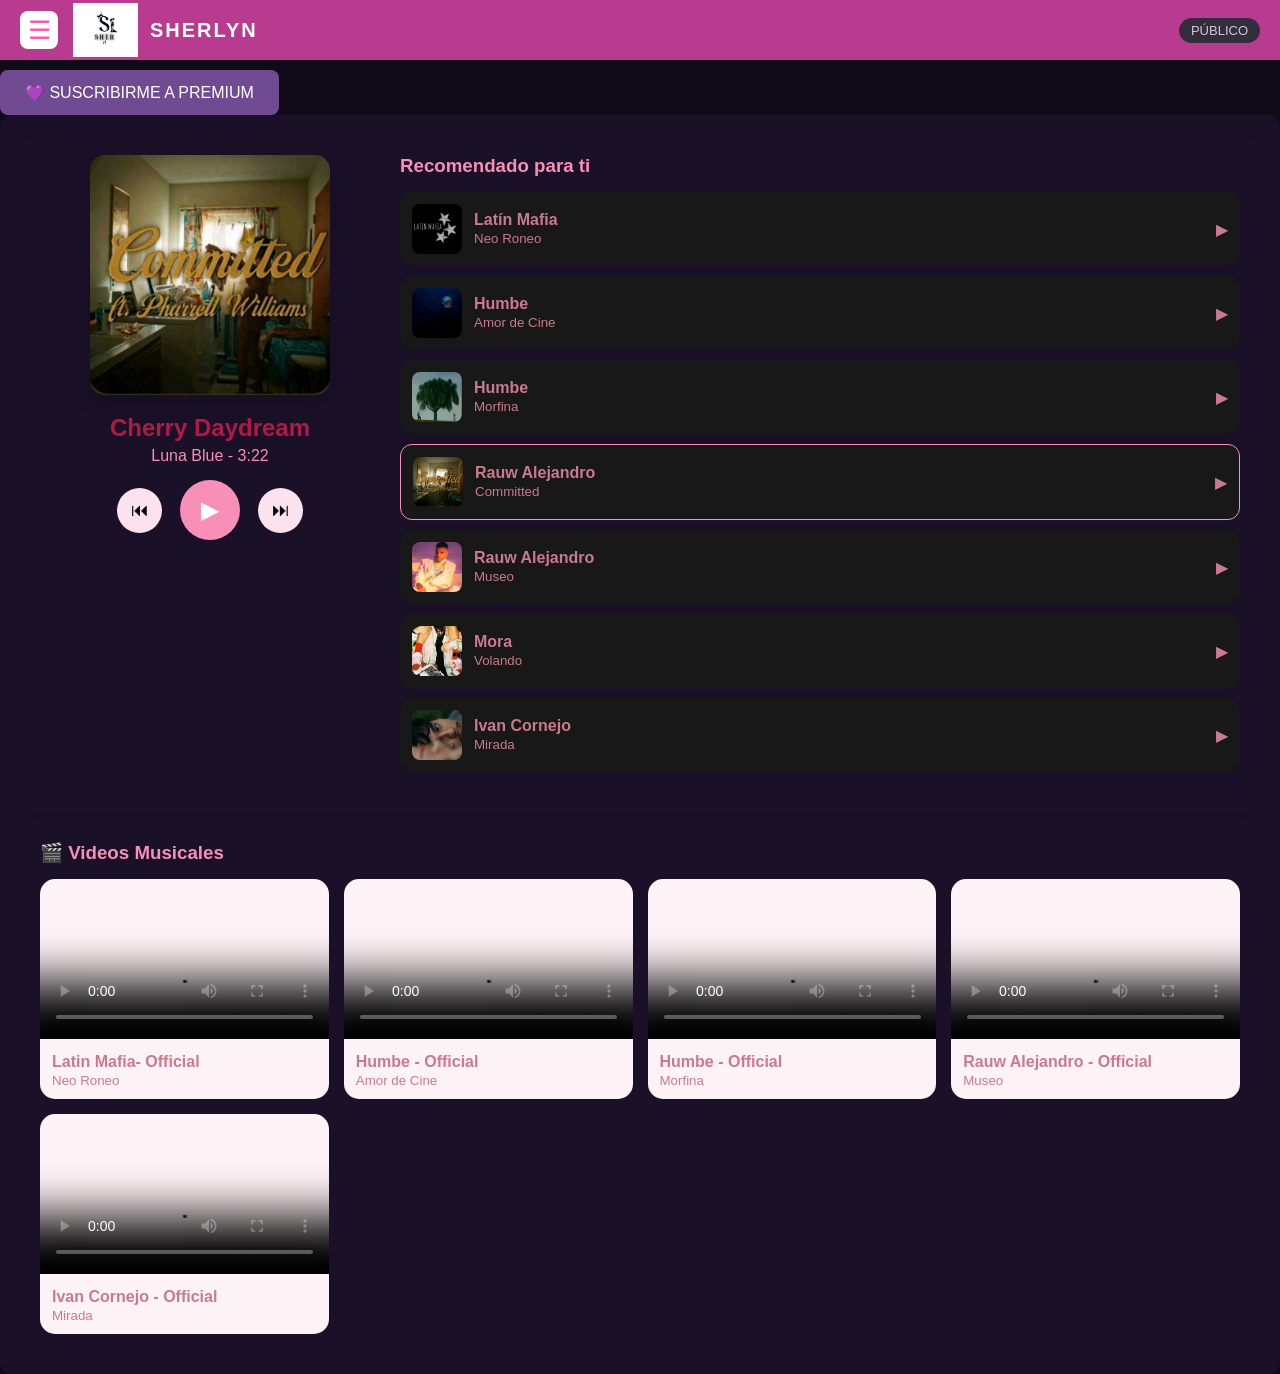
<file: index.html>
<!DOCTYPE html>
<html lang="es">
<head>
<meta charset="UTF-8">
<meta name="viewport" content="width=device-width, initial-scale=1.0">
<title>Melody</title>
<link rel="stylesheet" href="style.css">
</head>
<body>
<input type="checkbox" id="check-menu" hidden>
<header>
  <label for="check-menu" class="btn-menu">☰</label>
  <div class="logo-header">
    <img src="logo.jpg" alt="logo">
    <span>SHERLYN</span>
  </div>
  <span id="plan" class="plan-badge">PÚBLICO</span>
</header>
<div class="layout">
  <nav class="sidebar">
    <h3>MENÚ</h3>
    <ul>
      <li><a href="index.html" onclick="mostrar('Inicio')">✨ INICIO</a></li>
      <li><a href="#" onclick="mostrar('musica')">🎧 Música</a></li>
      <li><a href="#" onclick="mostrar('videos')">🎬 Videos</a></li>
      <li><a href="formu.html" id="link-suscripcion" onclick="mostrar('Inicio')">SUSCRIPCION</a></li>
    </ul>
  </nav>
  <a href="formu.html" class="btn-premium">
    💜 SUSCRIBIRME A PREMIUM
</a>

<style>
.btn-premium {
    display: inline-block;
    background: #704b91;
    color: white;
    padding: 13px 25px;
    border-radius: 8px;
    text-decoration: none;
    font-family: Arial;
    font-size: 16px;
    transition: 0.3s;
}

.btn-premium:hover {
    background: #a16bc7;
}
.plan-badge {
    cursor: pointer;
    margin-left: auto;
    padding: 5px 12px;
    border-radius: 20px;
    background: #342d3d;
    color: #ccc;
    font-family: Arial;
    font-size: 13px;
}
.plan-badge { transition: background .4s, color .4s, box-shadow .4s, transform .15s; }
.plan-badge:hover { transform: scale(1.06); }
.plan-badge.premium {
    background: linear-gradient(135deg, #f7d774, #d4a017 55%, #f7d774);
    background-size: 200% 200%;
    color: #3b2a00;
    font-weight: bold;
    box-shadow: 0 0 10px rgba(255,205,70,.55);
    animation: brillo 3s ease-in-out infinite;
}
@keyframes brillo {
    0%, 100% { background-position: 0% 50%; box-shadow: 0 0 8px rgba(255,205,70,.45); }
    50%      { background-position: 100% 50%; box-shadow: 0 0 18px rgba(255,205,70,.9); }
}
@keyframes fundirse { from { opacity: 0; } to { opacity: 1; } }
@keyframes subirModal {
    from { opacity: 0; transform: translateY(20px) scale(.95); }
    to   { opacity: 1; transform: translateY(0) scale(1); }
}
.modal {
    display: none;
    position: fixed;
    inset: 0;
    background: rgba(0,0,0,.7);
    align-items: center;
    justify-content: center;
    z-index: 1000;
    animation: fundirse .25s ease;
}
.modal-caja {
    background: #211c29;
    color: white;
    font-family: Arial;
    width: 90%;
    max-width: 400px;
    padding: 30px 25px;
    border-radius: 14px;
    text-align: center;
    box-sizing: border-box;
    animation: subirModal .35s ease;
}
.modal-caja h2 { color: #c69aff; margin-top: 0; }
.modal-caja p { color: #ccc; }
.modal-btn {
    display: block;
    width: 100%;
    box-sizing: border-box;
    margin-top: 10px;
    padding: 12px;
    background: #704b91;
    color: white;
    border: none;
    border-radius: 8px;
    font-size: 16px;
    text-decoration: none;
    cursor: pointer;
}
.modal-btn { transition: background .3s, transform .15s; }
.modal-btn:hover { background: #a16bc7; }
.modal-btn:active { transform: scale(.97); }
.modal-btn.secundario { background: #342d3d; }
</style>
<canvas id="confeti" style="position:fixed;inset:0;width:100%;height:100%;pointer-events:none;z-index:2000;"></canvas>
<div id="modal" class="modal">
  <div class="modal-caja">
    <h2 id="modal-titulo"></h2>
    <p id="modal-texto"></p>
    <div id="modal-botones"></div>
  </div>
</div>
  <div class="contenido">
    <div id="seccion-musica" class="seccion">
      <div class="player-card">
        <img id="portada" src="committed.jpg" alt="">
        <h2 id="titulo">Cherry Daydream</h2>
        <p id="artista">Luna Blue - 3:22</p>
        <audio id="audio" style="display:none;"></audio>
        <div class="controles">
          <button onclick="anterior()">⏮</button>
          <button class="play" id="btnPlay" onclick="playPause()">▶</button>
          <button onclick="siguiente()">⏭</button>
        </div>
      </div>
      <div class="lista">
        <h3>Recomendado para ti</h3>
        <div class="item" onclick="cargar(0)"><img src="latin.jpg"><div><b>Latín Mafia</b><br><small>Neo Roneo</small></div><span>▶</span></div>
        <div class="item" onclick="cargar(1)"><img src="amor de cine.jpg"><div><b>Humbe</b><br><small>Amor de Cine</small></div><span>▶</span></div>
        <div class="item" onclick="cargar(2)"><img src="morfina.jpg"><div><b>Humbe</b><br><small>Morfina</small></div><span>▶</span></div>
        <div class="item activa" onclick="cargar(3)"><img src="committed.jpg"><div><b>Rauw Alejandro</b><br><small>Committed</small></div><span>▶</span></div>
        <div class="item" onclick="cargar(4)"><img src="museo.jpg"><div><b>Rauw Alejandro</b><br><small>Museo</small></div><span>▶</span></div>
        <div class="item" onclick="cargar(5)"><img src="volando.jpg"><div><b>Mora</b><br><small>Volando</small></div><span>▶</span></div>
        <div class="item" onclick="cargar(6)"><img src="mirada.jpg"><div><b>Ivan Cornejo</b><br><small>Mirada</small></div><span>▶</span></div>
      </div>
    </div>
    <div id="seccion-videos" class="seccion-videos">
      <h3>🎬 Videos Musicales</h3>
      <div class="grid-videos">
        <div class="card-video"><video controls poster="https://picsum.photos/400/250?random=10"><source src="latin.mp4" type="video/mp4"></video><p><b>Latin Mafia- Official</b><br><small>Neo Roneo</small></p></div>
        <div class="card-video"><video controls poster="https://picsum.photos/400/250?random=11"><source src="humbe2.mp4" type="video/mp4"></video><p><b>Humbe - Official</b><br><small>Amor de Cine</small></p></div>
         <div class="card-video"><video controls poster="https://picsum.photos/400/250?random=10"><source src="humbe.mp4" type="video/mp4"></video><p><b>Humbe - Official</b><br><small>Morfina</small></p></div>
        <div class="card-video"><video controls poster="https://picsum.photos/400/250?random=11"><source src="rauw.mp4" type="video/mp4"></video><p><b>Rauw Alejandro - Official</b><br><small>Museo</small></p></div>
        <div class="card-video"><video controls poster="https://picsum.photos/400/250?random=11"><source src="ivan.mp4" type="video/mp4"></video><p><b>Ivan Cornejo - Official</b><br><small>Mirada</small></p></div>
      </div>
    </div>
  </div>
</div>
<script>
// Plan del usuario: Público o Premium (solo dura mientras no se recargue la página)
let esPremium = false;
function pintarPlan(){
  const badge = document.getElementById('plan');
  const b = document.querySelector('.btn-premium');
  if(esPremium){
    badge.textContent = '💜 PREMIUM';
    badge.classList.add('premium');
    if(b) b.style.display = 'none';
  } else {
    badge.textContent = 'PÚBLICO';
    badge.classList.remove('premium');
    if(b) b.style.display = 'inline-block';
  }
}
function abrirModal(titulo, texto, botones){
  document.getElementById('modal-titulo').textContent = titulo;
  document.getElementById('modal-texto').textContent = texto;
  const cont = document.getElementById('modal-botones');
  cont.innerHTML = '';
  botones.forEach(function(bt){
    const el = document.createElement(bt.href ? 'a' : 'button');
    el.textContent = bt.texto;
    el.className = 'modal-btn' + (bt.secundario ? ' secundario' : '');
    if(bt.href) el.href = bt.href;
    el.onclick = function(){ if(bt.accion) bt.accion(); if(!bt.href) cerrarModal(); };
    cont.appendChild(el);
  });
  document.getElementById('modal').style.display = 'flex';
}
function cerrarModal(){ document.getElementById('modal').style.display = 'none'; }

// Si ya es Premium, el enlace de suscripción no lleva al formulario
document.getElementById('link-suscripcion').addEventListener('click', function(e){
  if(esPremium){
    e.preventDefault();
    abrirModal('Ya estás suscrito 💜', 'Ya tienes Premium, no necesitas volver a llenar el formulario.', [
      {texto:'Entendido'}
    ]);
  }
});

// Clic en la etiqueta del plan
document.getElementById('plan').addEventListener('click', function(){
  if(esPremium){
    abrirModal('Tu plan Premium 💜', '¿Quieres desuscribirte de Premium o seguir con Premium?', [
      {texto:'Seguir con Premium'},
      {texto:'Desuscribirme', secundario:true, accion:function(){ esPremium = false; pintarPlan(); }}
    ]);
  } else {
    abrirModal('Plan Público', '¿Quieres suscribirte a Premium?', [
      {texto:'Suscribirme', href:'formu.html'},
      {texto:'Ahora no', secundario:true}
    ]);
  }
});

// Confeti 🎉
function lanzarConfeti(){
  const cv = document.getElementById('confeti');
  const ctx = cv.getContext('2d');
  cv.width = window.innerWidth;
  cv.height = window.innerHeight;
  const colores = ['#f7d774','#d4a017','#c69aff','#704b91','#ffffff','#ff8ad8'];
  const piezas = [];
  for(let i=0;i<150;i++){
    piezas.push({
      x: Math.random()*cv.width,
      y: -20 - Math.random()*cv.height*0.5,
      w: 6 + Math.random()*6,
      h: 8 + Math.random()*8,
      c: colores[Math.floor(Math.random()*colores.length)],
      vy: 2 + Math.random()*3,
      vx: -1.5 + Math.random()*3,
      r: Math.random()*Math.PI,
      vr: -0.2 + Math.random()*0.4
    });
  }
  const inicio = performance.now();
  function cuadro(t){
    const dur = t - inicio;
    ctx.clearRect(0,0,cv.width,cv.height);
    piezas.forEach(function(p){
      p.x += p.vx; p.y += p.vy; p.r += p.vr;
      ctx.save();
      ctx.translate(p.x,p.y);
      ctx.rotate(p.r);
      ctx.globalAlpha = dur > 3500 ? Math.max(0, 1-(dur-3500)/1000) : 1;
      ctx.fillStyle = p.c;
      ctx.fillRect(-p.w/2,-p.h/2,p.w,p.h);
      ctx.restore();
    });
    if(dur < 4500){ requestAnimationFrame(cuadro); }
    else { ctx.clearRect(0,0,cv.width,cv.height); }
  }
  requestAnimationFrame(cuadro);
}

// Llegada desde el formulario (formu.html?plan=premium)
if(new URLSearchParams(location.search).get('plan') === 'premium'){
  esPremium = true;
  history.replaceState(null, '', location.pathname); // al recargar vuelve a Público
  abrirModal('¡Te has suscrito a Premium! 💜', 'Tu registro fue exitoso. Ya puedes disfrutar toda tu música.', [
    {texto:'🎧 Empezar a escuchar'}
  ]);
  lanzarConfeti();
}
pintarPlan();
const canciones = [
 {t:"Latín Mafia", a:"Neo Roneo - 2:45", src:"neoroneo.mp3", img:"latin.jpg"},
 {t:"Humbe", a:"Amor de Cine - 4:31", src:"amor de cine.mp3", img:"amor de cine.jpg"},
 {t:"Humbe", a:"Morfina- 5:46", src:"morfina.mp3", img:"morfina.jpg"},
 {t:"Rauw Alejandro", a:"Committed - 2:39", src:"Committed.mp3", img:"committed.jpg"},
 {t:"Rauw Alejandro", a:"Museo - 4:19", src:"museo.mp3", img:"museo.jpg"},
 {t:"Mora", a:"Volando - 3:8", src:"volando.mp3", img:"volando.jpg"},
 {t:"Ivan Cornejo", a:"Mirada - 3:16", src:"miradaivan.mp3", img:"mirada.jpg"},
];
const audio=document.getElementById('audio'), portada=document.getElementById('portada'), titulo=document.getElementById('titulo'), artista=document.getElementById('artista'), btn=document.getElementById('btnPlay');
let idx=3;
function cargar(n){ idx=n; audio.src=canciones[n].src; portada.src=canciones[n].img; titulo.textContent=canciones[n].t; artista.textContent=canciones[n].a; audio.play(); btn.textContent='⏸'; document.querySelectorAll('.item').forEach(c=>c.classList.remove('activa')); document.querySelectorAll('.item')[n].classList.add('activa'); }
function playPause(){ if(audio.paused){ audio.play(); btn.textContent='⏸'; } else{ audio.pause(); btn.textContent='▶'; } }
function siguiente(){ cargar((idx+1)%canciones.length); }
function anterior(){ cargar((idx-1+canciones.length)%canciones.length); }
function mostrar(tipo){ 
  document.getElementById('check-menu').checked=false; 
  if(tipo==='musica'){ 
    document.getElementById('seccion-musica').style.display='flex'; 
    document.getElementById('seccion-videos').style.display='none'; 
  } 
  if(tipo==='videos'){
    audio.pause();
    btn.textContent='▶';
    document.getElementById('seccion-musica').style.display='none'; 
    document.getElementById('seccion-videos').style.display='block';
  }
  if(tipo==='todo'){
    document.getElementById('seccion-musica').style.display='flex'; 
    document.getElementById('seccion-videos').style.display='block';
  }
}
// Este va justo después
const todosLosVideos = document.querySelectorAll('video');
todosLosVideos.forEach(video => {
  video.addEventListener('play', () => {
    todosLosVideos.forEach(otro => {
      if(otro !== video) otro.pause();
    });
    audio.pause();
    btn.textContent='▶';
  });
});

</script>
</body>
</html>
</file>
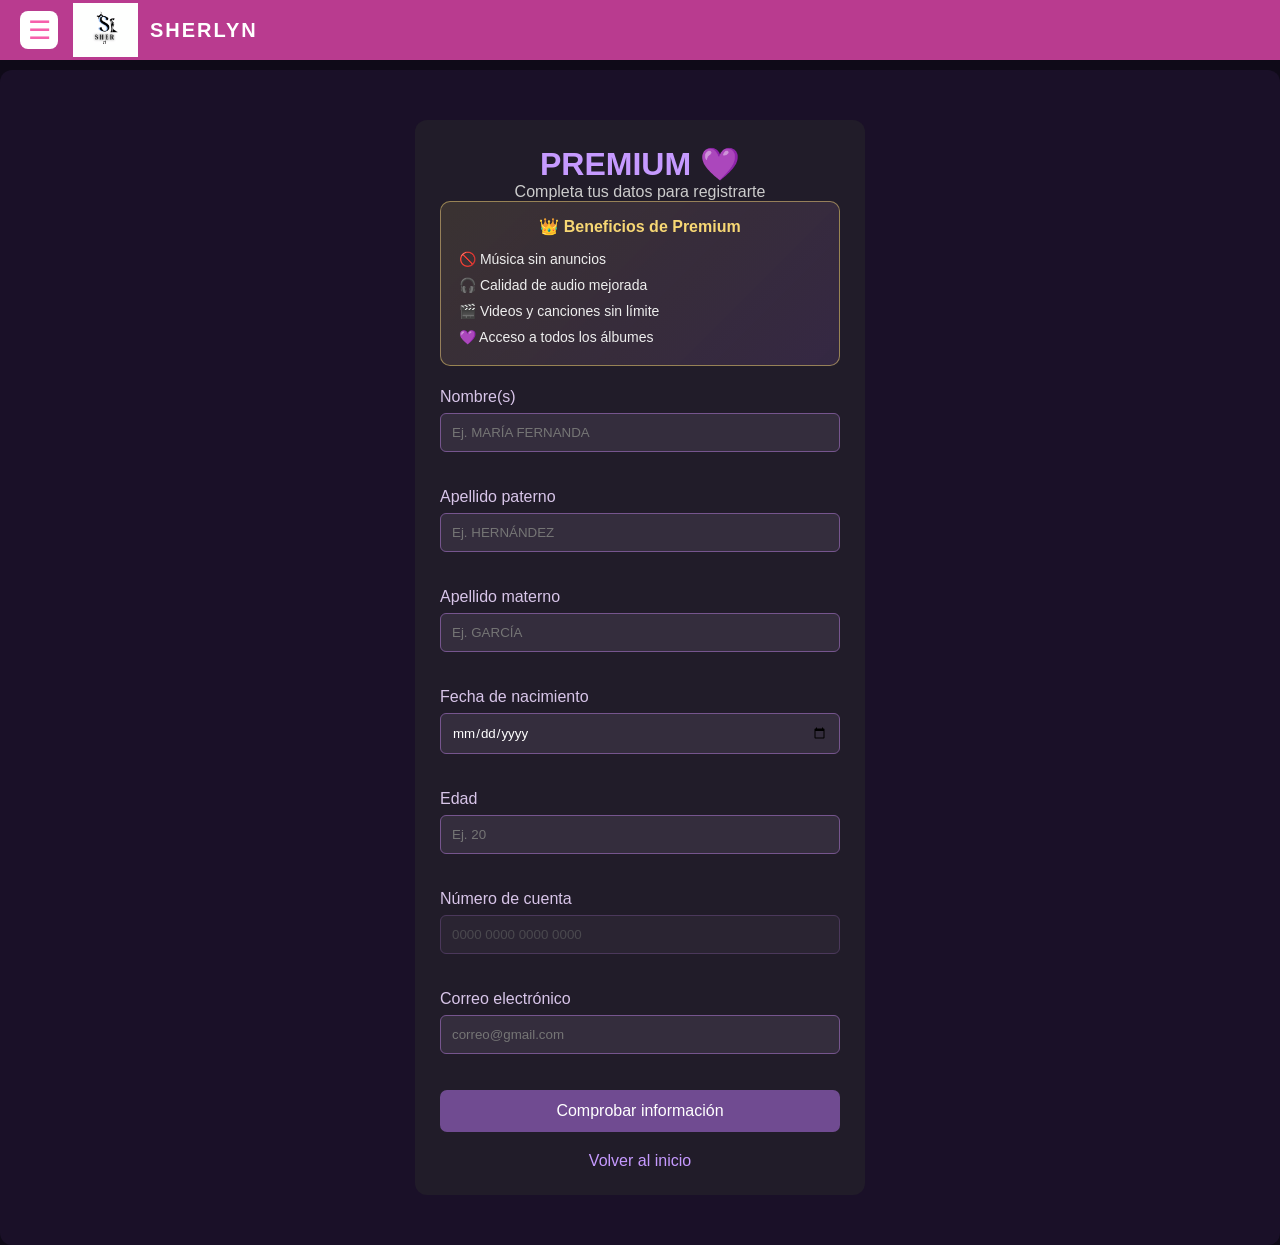
<file: formu.html>
<!DOCTYPE html>
<html lang="es">
<head>
<meta charset="UTF-8">
<meta name="viewport" content="width=device-width, initial-scale=1.0">
<title>SHERLYN PREMIUM</title>
<link rel="stylesheet" href="style.css">

<style>
/* Estilos del formulario (acotados a .panel para no romper el menú de style.css) */
.panel {
    background: #211c29;
    width: 90%;
    max-width: 450px;
    margin: 30px auto;
    padding: 25px;
    border-radius: 12px;
    box-sizing: border-box;
    color: white;
    font-family: Arial, sans-serif;
}
@keyframes aparecer {
    from { opacity: 0; transform: translateY(15px); }
    to   { opacity: 1; transform: translateY(0); }
}
@keyframes entrarAviso {
    from { opacity: 0; transform: translateY(-4px); }
    to   { opacity: 1; transform: translateY(0); }
}
.panel { animation: aparecer .6s ease both; }
.panel input { transition: border-color .3s, box-shadow .3s, opacity .3s; }
.panel input:focus { outline: none; box-shadow: 0 0 0 3px rgba(198,154,255,.3); }
.panel button { transition: background .3s, transform .15s; }
.panel button:active { transform: scale(.97); }
.aviso:not(:empty) { animation: entrarAviso .25s ease; }
.beneficios {
    background: linear-gradient(135deg, rgba(247,215,116,.12), rgba(112,75,145,.25));
    border: 1px solid rgba(247,215,116,.5);
    border-radius: 10px;
    padding: 15px 18px;
    margin-bottom: 22px;
}
.beneficios h3 { margin: 0 0 10px; color: #f7d774; text-align: center; font-size: 16px; }
.beneficios ul { list-style: none; margin: 0; padding: 0; }
.beneficios li {
    color: #eee;
    padding: 5px 0;
    font-size: 14px;
    opacity: 0;
    animation: entrarAviso .5s ease forwards;
}
.beneficios li:nth-child(1) { animation-delay: .3s; }
.beneficios li:nth-child(2) { animation-delay: .5s; }
.beneficios li:nth-child(3) { animation-delay: .7s; }
.beneficios li:nth-child(4) { animation-delay: .9s; }
.panel h1 { text-align: center; color: #c69aff; }
.panel p { text-align: center; color: #ccc; }
.panel .grupo { margin-bottom: 15px; }
.panel label { display: block; margin-bottom: 7px; color: #d8c5e9; }
.panel input {
    width: 100%;
    padding: 11px;
    box-sizing: border-box;
    background: #342d3d;
    border: 1px solid #76558e;
    border-radius: 6px;
    color: white;
}
.panel input:disabled { opacity: .5; cursor: not-allowed; }
.panel input.invalido { border-color: #ff6b6b; }
.panel input.valido { border-color: #6bff9e; }
.panel button {
    width: 100%;
    padding: 12px;
    background: #704b91;
    color: white;
    border: none;
    border-radius: 7px;
    cursor: pointer;
    font-size: 16px;
}
.panel button:hover { background: #9365b7; }
.aviso { display: block; min-height: 16px; margin-top: 5px; font-size: 13px; color: #ff8a8a; }
#resultado { text-align: center; margin-top: 15px; color: #c69aff; }
#resultado.incorrecto { color: #ff8a8a; }
#resultado.correcto { color: #6bff9e; }
.panel a.volver {
    color: #c69aff;
    display: block;
    text-align: center;
    margin-top: 20px;
    text-decoration: none;
}
</style>
</head>

<body>
<input type="checkbox" id="check-menu" hidden>
<header>
  <label for="check-menu" class="btn-menu">☰</label>
  <div class="logo-header">
    <img src="logo.jpg" alt="logo">
    <span>SHERLYN</span>
  </div>
</header>

<div class="layout">
  <nav class="sidebar">
    <h3>MENÚ</h3>
    <ul>
      <li><a href="index.html">✨ INICIO</a></li>
      <li><a href="index.html">🎧 Música</a></li>
      <li><a href="index.html">🎬 Videos</a></li>
      <li><a href="formu.html">SUSCRIPCION</a></li>
    </ul>
  </nav>

  <div class="contenido">
    <div class="panel">

      <h1>PREMIUM 💜</h1>
      <p>Completa tus datos para registrarte</p>

      <div class="beneficios">
        <h3>👑 Beneficios de Premium</h3>
        <ul>
          <li>🚫 Música sin anuncios</li>
          <li>🎧 Calidad de audio mejorada</li>
          <li>🎬 Videos y canciones sin límite</li>
          <li>💜 Acceso a todos los álbumes</li>
        </ul>
      </div>

      <form id="registro" novalidate>

        <div class="grupo">
          <label for="nombres">Nombre(s)</label>
          <input type="text" id="nombres" maxlength="100" placeholder="Ej. MARÍA FERNANDA" autocomplete="off">
          <span class="aviso" id="avisoNombres"></span>
        </div>

        <div class="grupo">
          <label for="apellidoUno">Apellido paterno</label>
          <input type="text" id="apellidoUno" maxlength="100" placeholder="Ej. HERNÁNDEZ" autocomplete="off">
          <span class="aviso" id="avisoPaterno"></span>
        </div>

        <div class="grupo">
          <label for="apellidoDos">Apellido materno</label>
          <input type="text" id="apellidoDos" maxlength="100" placeholder="Ej. GARCÍA" autocomplete="off">
          <span class="aviso" id="avisoMaterno"></span>
        </div>

        <div class="grupo">
          <label for="fecha">Fecha de nacimiento</label>
          <input type="date" id="fecha">
          <span class="aviso" id="avisoFecha"></span>
        </div>

        <div class="grupo">
          <label for="anios">Edad</label>
          <input type="text" inputmode="numeric" id="anios" maxlength="3" placeholder="Ej. 20" autocomplete="off">
          <span class="aviso" id="avisoEdad"></span>
        </div>

        <div class="grupo">
          <label for="numeroCuenta">Número de cuenta</label>
          <input type="text" inputmode="numeric" id="numeroCuenta" maxlength="19" placeholder="0000 0000 0000 0000" autocomplete="off" disabled>
          <span class="aviso" id="avisoNumeroCuenta"></span>
        </div>

        <div class="grupo">
          <label for="email">Correo electrónico</label>
          <input type="text" id="email" placeholder="correo@gmail.com" autocomplete="off">
          <span class="aviso" id="avisoCorreo"></span>
        </div>

        <button type="submit">Comprobar información</button>

        <div id="resultado"></div>
      </form>

      <a class="volver" href="index.html">Volver al inicio</a>
    </div>
  </div>
</div>

<script src="formulario.js"></script>
</body>
</html>
</file>
<file: style.css>
*{margin:0;padding:0;box-sizing:border-box;font-family:Arial}
body{background:#FFF0F5}
header{background:#b93b8f;padding:15px 20px;display:flex;align-items:center;gap:15px;color:white;position:sticky;top:0;z-index:30}
.sidebar{
  background-color:#121212;
}
.btn-menu{font-size:26px;cursor:pointer;background:white;color:#f660ab;width:38px;height:38px;display:grid;place-items:center;border-radius:8px;user-select:none}
.logo{font-size:24px;font-weight:bold;flex:1}
.layout{display:block}
.sidebar{
  position:absolute;
  top:68px;
  left:20px;
  width:220px;
  background: #faafbe;
  border-radius:0 0 15px 15px;
  padding:0 15px;
  box-shadow:0 10px 25px rgba(0,0,0,.15);
  max-height:0;
  overflow:hidden;
  opacity:0;
  transition: all .3s ease;
  z-index:20;
}
#check-menu:checked ~ header + .layout .sidebar{
  max-height:300px;
  opacity:1;
  padding:15px;
}
.sidebar h3{color:#f78fb6;font-size:12px;margin:15px 0 10px;letter-spacing:1px}
.sidebar ul{list-style:none}
.sidebar li{margin:6px 0}
.sidebar a{text-decoration:none;color:#444;display:block;padding:12px 12px;border-radius:10px;background:#fdf2f5}
.sidebar a:hover{background:#ffe6ef;color:#f78fb6}
.contenido{padding:20px}
.seccion{display:flex;gap:20px;flex-wrap:wrap;background:#1a1028;border-radius:20px;padding:20px;box-shadow:0 5px 20px rgba(0,0,0,.06);margin-bottom:20px}
.player-card{width:340px;text-align:center}
.player-card img{width:240px;height:240px;border-radius:15px;object-fit:cover;box-shadow:0 8px 20px rgba(0,0,0,.15)}
.player-card h2{margin:15px 0 5px;color:#b11a45}
.player-card p{color:#f78fb6;margin-bottom:15px}
.controles{display:flex;justify-content:center;align-items:center;gap:18px;margin:15px 0}
.controles button{border:none;background:#fbe2ec;width:45px;height:45px;border-radius:50%;font-size:18px;cursor:pointer}
.controles .play{background:#f78fb6;color:white;width:60px;height:60px;font-size:24px}
.lista{flex:1;min-width:280px}
.lista h3{color:#f78fb6;margin-bottom:15px}
.item{display:flex;align-items:center;gap:12px;padding:12px;border-radius:12px;margin-bottom:10px;cursor:pointer;box-shadow:0 2px 8px rgba(0,0,0,.05)}
.item:hover{background:#fff0f5}
.item img{width:50px;height:50px;border-radius:8px}
.item div{flex:1}
.item.activa{background:#ffe1ec;border:1px solid #f78fb6}
.seccion-videos{background:#1a1028;border-radius:20px;padding:20px;box-shadow:0 5px 20px rgba(0,0,0,.06)}
.seccion-videos h3{color:#f78fb6;margin-bottom:15px}
.grid-videos{display:grid;grid-template-columns:repeat(auto-fill,minmax(250px,1fr));gap:15px}
.card-video{background:#fdf2f5;border-radius:15px;overflow:hidden}
.card-video video{width:100%;height:160px;object-fit:cover}
.card-video p{padding:10px 12px}
@media(max-width:768px){
  .seccion{flex-direction:column}
  .player-card{width:100%}
  .sidebar{left:10px;right:10px;width:auto}
}
.logo-header {
  display: flex;
  align-items: center;
  gap: 12px;
}
.logo-header img {
  width: 65px;
  height: 65px;
  object-fit: contain;
}
.logo-header span {
  font-weight: bold;
  font-size: 20px;
  letter-spacing: 2px;
}
/* ---- FONDO NEGRO SPOTIFY MORADO ---- */
body{
  background-color: #0f0a18 !important;
}

.layout{
  background-color: #0f0a18 !important;
  min-height: 100vh;
}

/* Tarjetas y reproductor en morado oscuro */
.layout > div,
div[style*="f06ff"],
section{
  background-color: #1a1028 !important;
  color: #c97a8e !important;
  border-radius: 12px;
}  
/* CAJAS BLANCAS CON LETRA NEGRA - VIDEOS */
div[style*="f0e6ff"]{
  background: #ffffff !important;
  background-color: #ffffff !important;
}

div[style*="f0e6ff"] *{
  color: #c97a8e !important;
}

/* MENÚ QUE TE SIGUE CUANDO BAJAS */
header{
  position: fixed !important;
  top: 0;
  left: 0;
  width: 100%;
  height: 60px;
  z-index: 99999 !important;
}

.sidebar{
  position: fixed !important;
  top: 60px !important;
  left: 0 !important;
  height: calc(100vh - 60px) !important;
  z-index: 99998 !important;
  overflow-y: auto;
  background: #1a1028 !important;
}

.layout{
  padding-top: 70px;
}
/* QUITAR BARRA ROSITA/BLANCA Y QUE SE VEA LA LETRA BLANCA */
.item:hover, 
.cancion:hover,
li:hover,
.recomendado div:hover{
  background: #2d1b4e !important; /* morado oscuro */
  color: white !important;
}

.item:hover b,
.item:hover span,
.item:hover p,
.cancion:hover b{
  color: white !important;
}

/* Si se queda seleccionada la primera, también */
.item:first-child,
.activo{
  background: #1a1028 !important;
  color: white !important;
}
/* SOLO QUITAR ROSA/BLANCO DE RECOMENDADO */
.item, .cancion, .recomendado div {
  background: #181818 !important;
  background-color: #181818 !important;
}

.item:hover, .cancion:hover {
  background: #282828 !important; /* gris oscuro, se ve la letra blanca */
  border: none !important;
}
</file>
